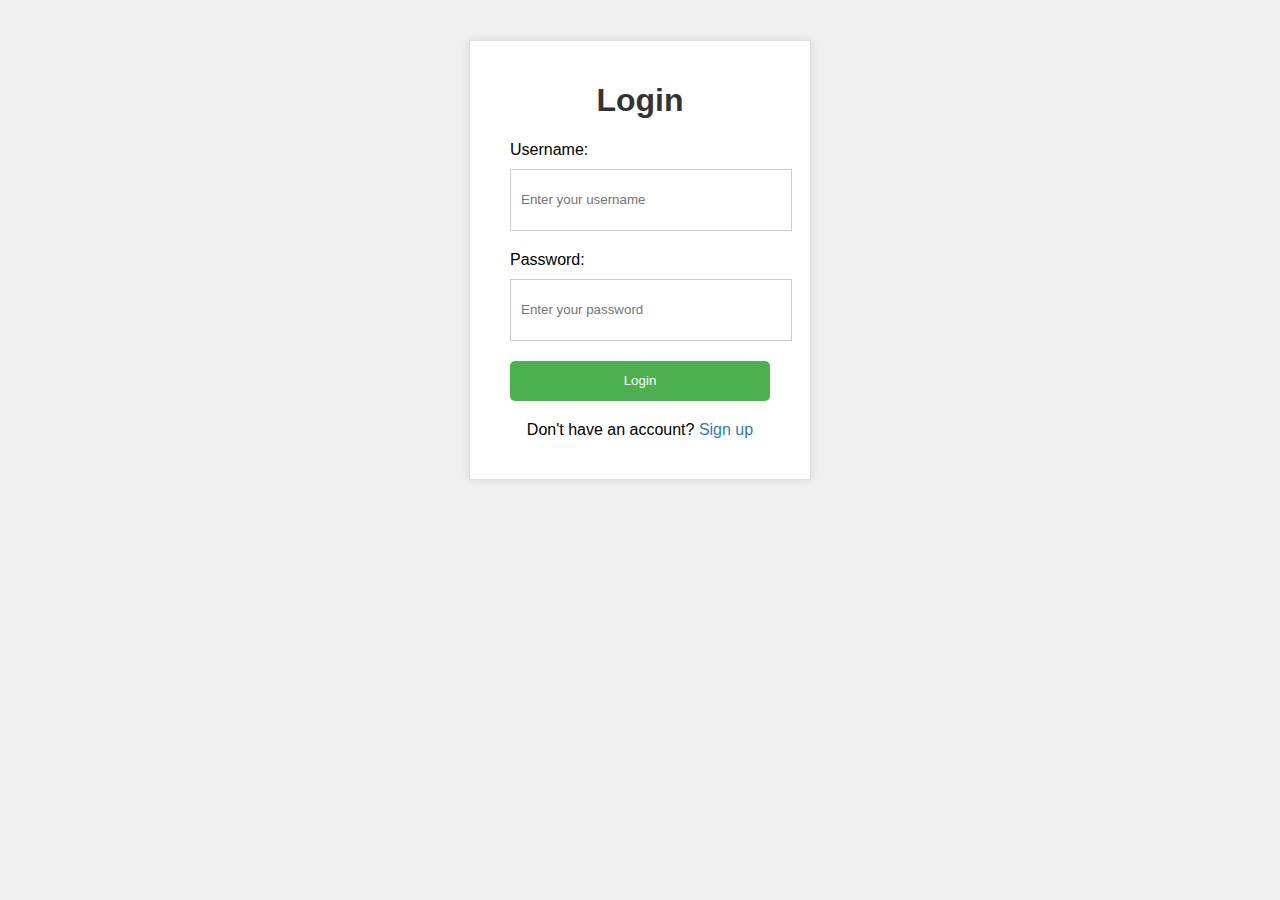
<file: .vscode/index.html>
<!DOCTYPE html>
<html>
<head>
  <title>Login Page</title>
  <link rel="stylesheet" href="style.css">
</head>
<body>
  <div class="container">
    <div class="login-form">
      <h1>Login</h1>
      <form>
        <label for="username">Username:</label>
        <input type="text" id="username" name="username" placeholder="Enter your username">
        <label for="password">Password:</label>
        <input type="password" id="password" name="password" placeholder="Enter your password">
        <input type="submit" value="Login">
        <p>Don't have an account? <a href="https://www.linkedin.com/feed/">Sign up</a></p>
      </form>
    </div>
  </div>
  <script src="script.js"></script>
</body>
</html>
</file>
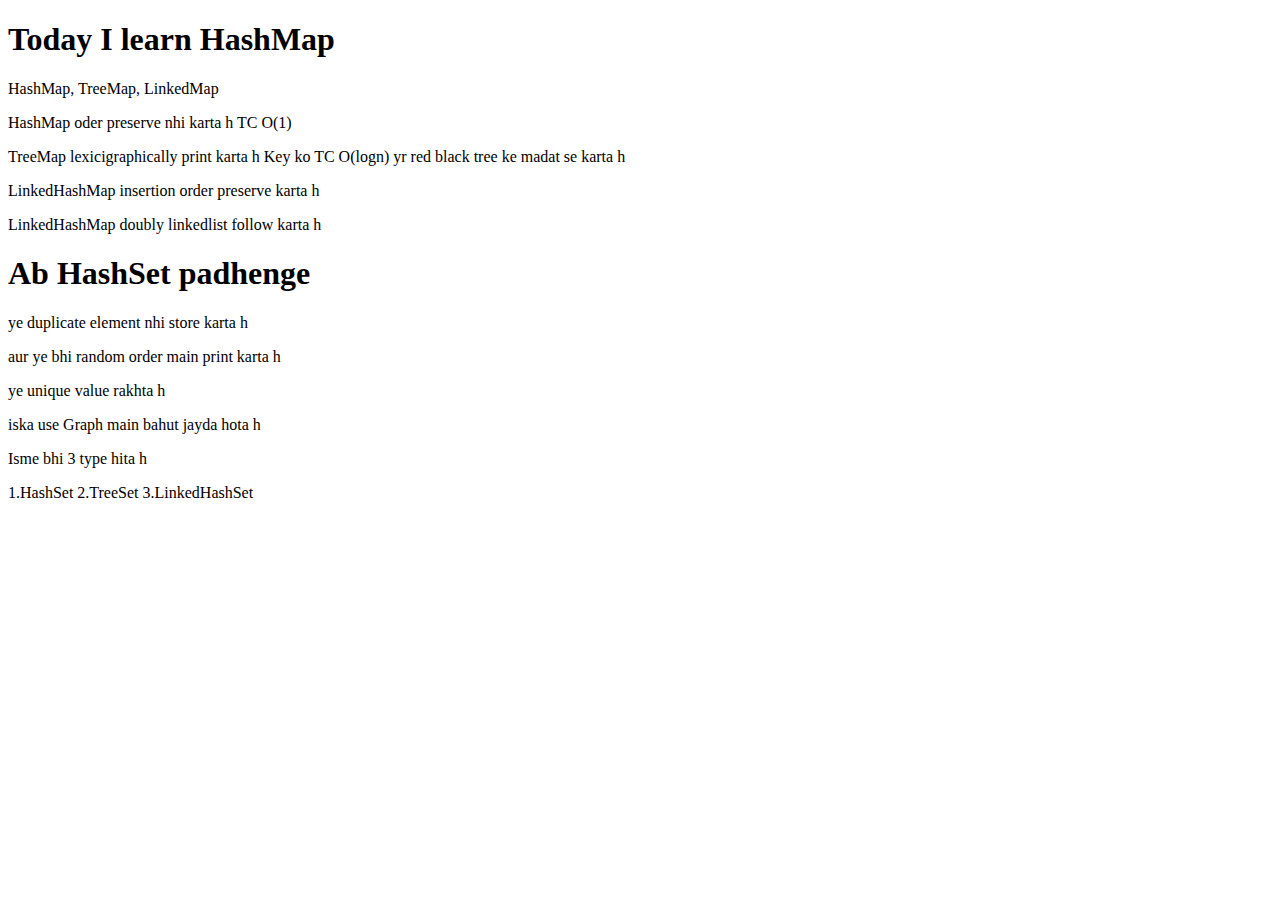
<file: Hash/hash.html>
<!DOCTYPE html>
<html lang="en">
<head>
    <meta charset="UTF-8">
    <meta name="viewport" content="width=device-width, initial-scale=1.0">
    <title>HASHMAP</title>
</head>
<body>
    <h1>Today I learn HashMap</h1>
    <p>HashMap, TreeMap, LinkedMap</p>
    <p>HashMap oder preserve nhi karta h TC O(1)</p>
    <p>TreeMap lexicigraphically print karta h Key ko  TC O(logn)  yr red black tree ke madat se karta h</p>
    <p>LinkedHashMap insertion order preserve karta h</p>
    <p>LinkedHashMap doubly linkedlist follow karta h </p>


    <h1>Ab HashSet padhenge</h1>
    <p>ye duplicate element nhi store karta h</p>
    <p>aur ye bhi random order main print karta h</p>
    <p>ye unique value rakhta h</p>
    <p>iska use Graph main bahut jayda hota h</p>
    <p>Isme bhi 3 type hita h</p>
    <p> 1.HashSet 
        2.TreeSet
        3.LinkedHashSet
    </p>
</body>
</html>
</file>
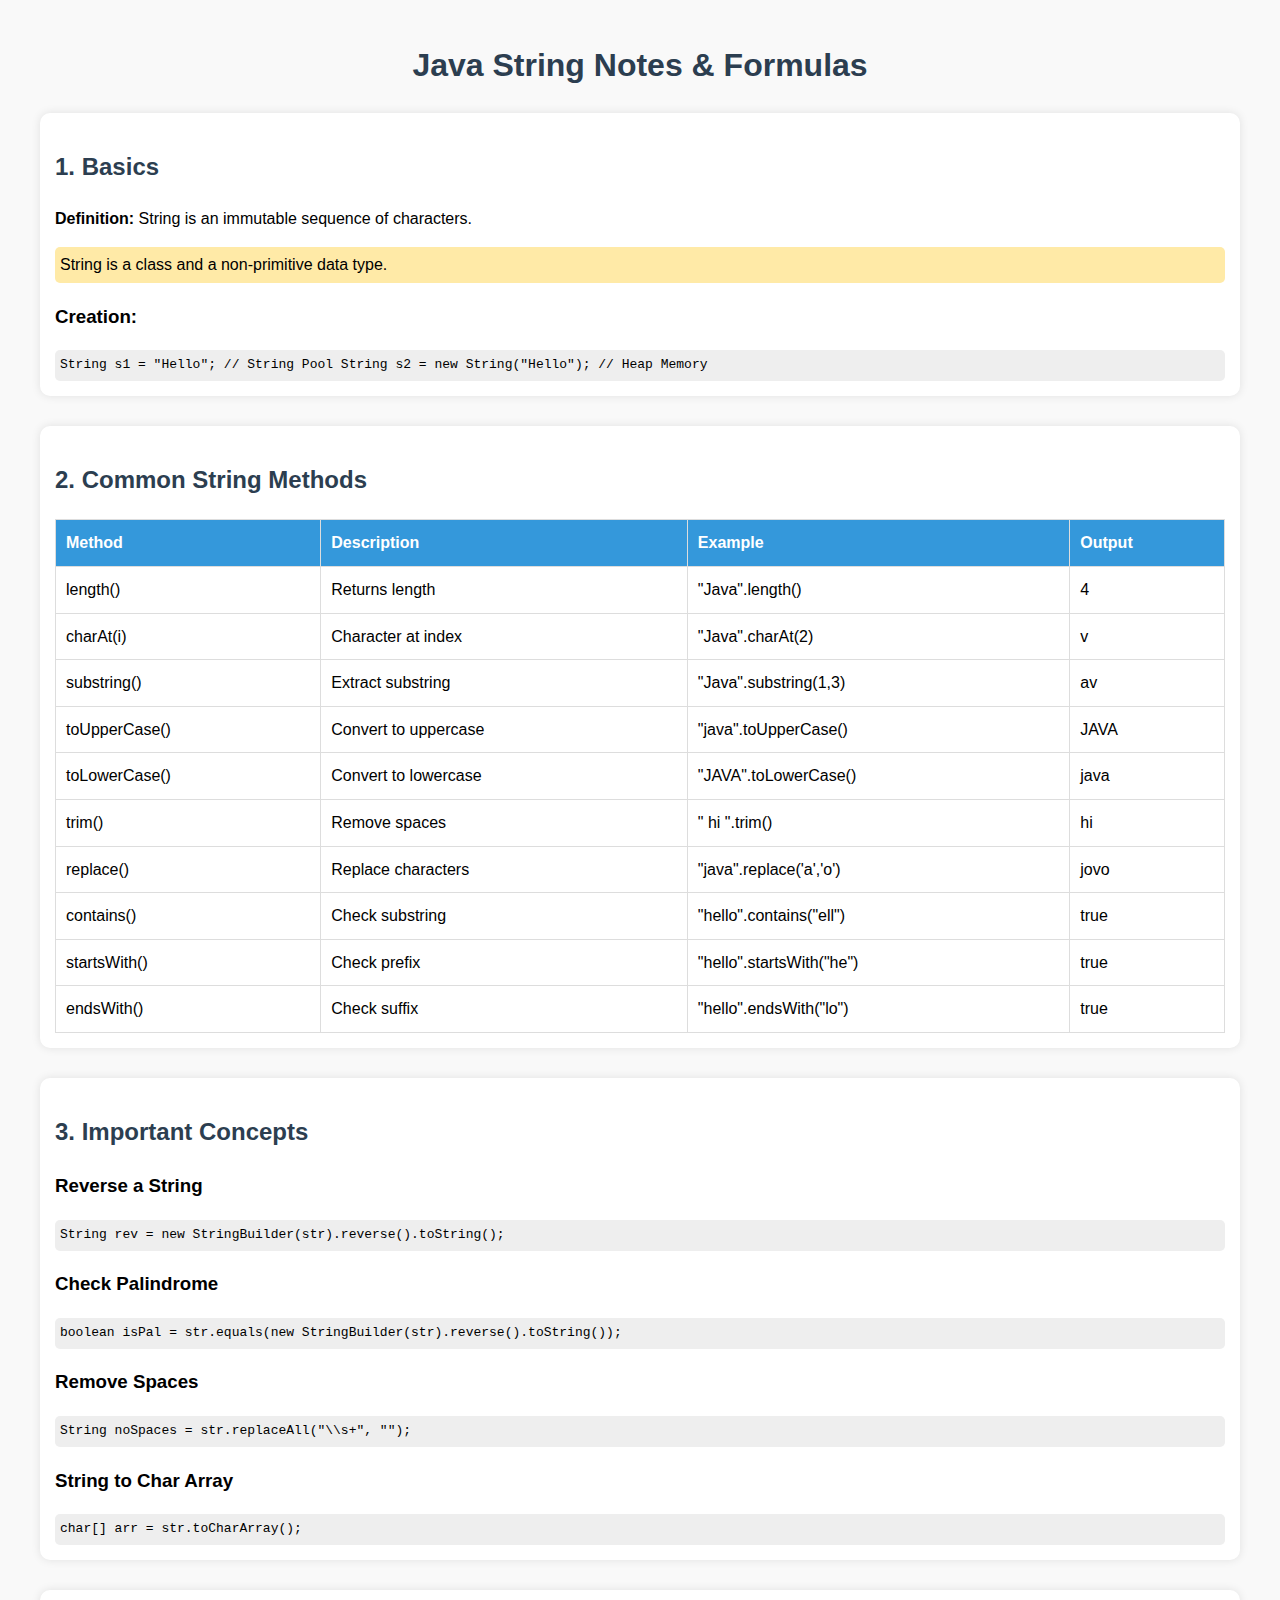
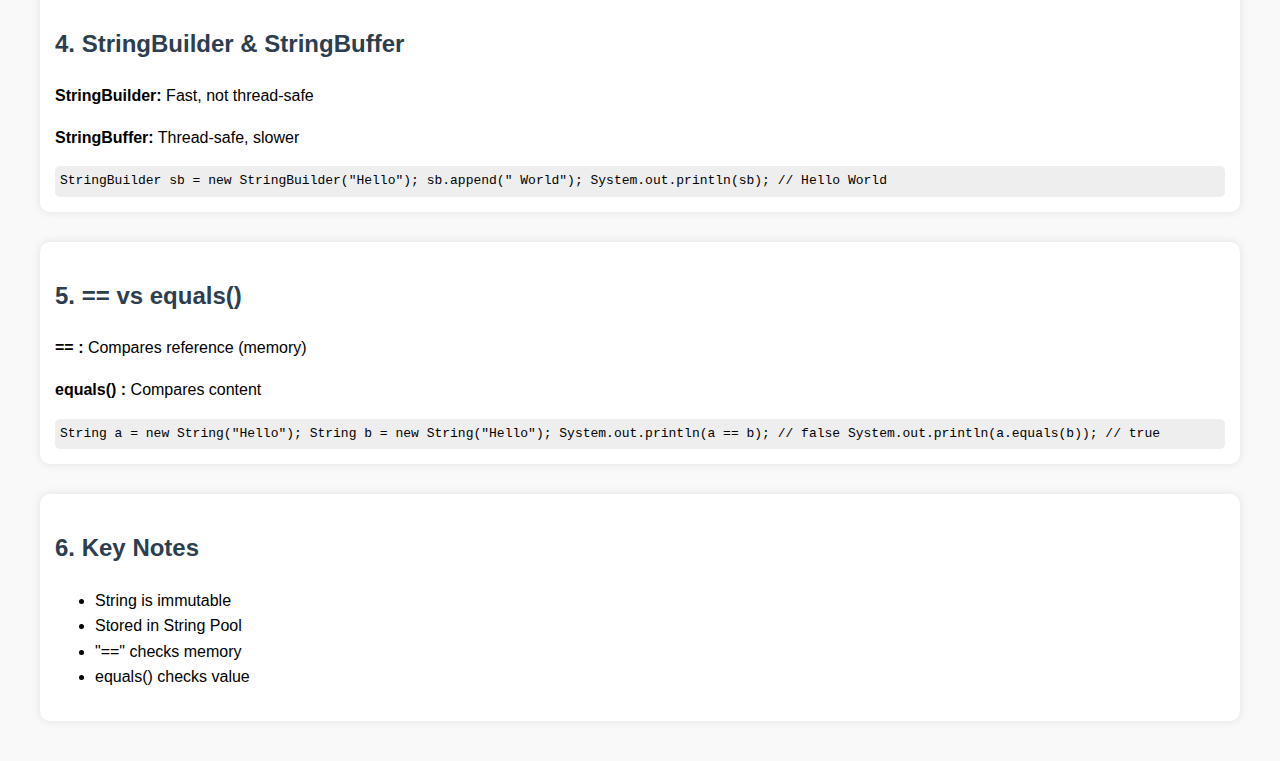
<file: String/string.html>
<!DOCTYPE html>
<html lang="en">
<head>
  <meta charset="UTF-8">
  <title>Java String Notes</title>
  <style>
    body {
      font-family: Arial, sans-serif;
      margin: 40px;
      line-height: 1.6;
      background-color: #f9f9f9;
    }
    h1, h2 {
      color: #2c3e50;
    }
    h1 {
      text-align: center;
    }
    .section {
      margin-bottom: 30px;
      padding: 15px;
      background: #ffffff;
      border-radius: 10px;
      box-shadow: 0 0 10px rgba(0,0,0,0.1);
    }
    code {
      background: #eee;
      padding: 5px;
      display: block;
      border-radius: 5px;
      margin-top: 5px;
    }
    table {
      width: 100%;
      border-collapse: collapse;
      margin-top: 10px;
    }
    table, th, td {
      border: 1px solid #ddd;
    }
    th {
      background-color: #3498db;
      color: white;
    }
    th, td {
      padding: 10px;
      text-align: left;
    }
    .highlight {
      background: #ffeaa7;
      padding: 5px;
      border-radius: 5px;
    }
  </style>
</head>

<body>

<h1>Java String Notes & Formulas</h1>

<div class="section">
  <h2>1. Basics</h2>
  <p><strong>Definition:</strong> String is an immutable sequence of characters.</p>
  <p class="highlight">String is a class and a non-primitive data type.</p>

  <h3>Creation:</h3>
  <code>
String s1 = "Hello";              // String Pool  
String s2 = new String("Hello");  // Heap Memory
  </code>
</div>

<div class="section">
  <h2>2. Common String Methods</h2>
  <table>
    <tr>
      <th>Method</th>
      <th>Description</th>
      <th>Example</th>
      <th>Output</th>
    </tr>
    <tr><td>length()</td><td>Returns length</td><td>"Java".length()</td><td>4</td></tr>
    <tr><td>charAt(i)</td><td>Character at index</td><td>"Java".charAt(2)</td><td>v</td></tr>
    <tr><td>substring()</td><td>Extract substring</td><td>"Java".substring(1,3)</td><td>av</td></tr>
    <tr><td>toUpperCase()</td><td>Convert to uppercase</td><td>"java".toUpperCase()</td><td>JAVA</td></tr>
    <tr><td>toLowerCase()</td><td>Convert to lowercase</td><td>"JAVA".toLowerCase()</td><td>java</td></tr>
    <tr><td>trim()</td><td>Remove spaces</td><td>" hi ".trim()</td><td>hi</td></tr>
    <tr><td>replace()</td><td>Replace characters</td><td>"java".replace('a','o')</td><td>jovo</td></tr>
    <tr><td>contains()</td><td>Check substring</td><td>"hello".contains("ell")</td><td>true</td></tr>
    <tr><td>startsWith()</td><td>Check prefix</td><td>"hello".startsWith("he")</td><td>true</td></tr>
    <tr><td>endsWith()</td><td>Check suffix</td><td>"hello".endsWith("lo")</td><td>true</td></tr>
  </table>
</div>

<div class="section">
  <h2>3. Important Concepts</h2>

  <h3>Reverse a String</h3>
  <code>
String rev = new StringBuilder(str).reverse().toString();
  </code>

  <h3>Check Palindrome</h3>
  <code>
boolean isPal = str.equals(new StringBuilder(str).reverse().toString());
  </code>

  <h3>Remove Spaces</h3>
  <code>
String noSpaces = str.replaceAll("\\s+", "");
  </code>

  <h3>String to Char Array</h3>
  <code>
char[] arr = str.toCharArray();
  </code>
</div>

<div class="section">
  <h2>4. StringBuilder & StringBuffer</h2>
  <p><strong>StringBuilder:</strong> Fast, not thread-safe</p>
  <p><strong>StringBuffer:</strong> Thread-safe, slower</p>

  <code>
StringBuilder sb = new StringBuilder("Hello");
sb.append(" World");
System.out.println(sb); // Hello World
  </code>
</div>

<div class="section">
  <h2>5. == vs equals()</h2>

  <p><strong>== :</strong> Compares reference (memory)</p>
  <p><strong>equals() :</strong> Compares content</p>

  <code>
String a = new String("Hello");
String b = new String("Hello");

System.out.println(a == b);       // false
System.out.println(a.equals(b));  // true
  </code>
</div>

<div class="section">
  <h2>6. Key Notes</h2>
  <ul>
    <li>String is immutable</li>
    <li>Stored in String Pool</li>
    <li>"==" checks memory</li>
    <li>equals() checks value</li>
  </ul>
</div>

</body>
</html>
</file>
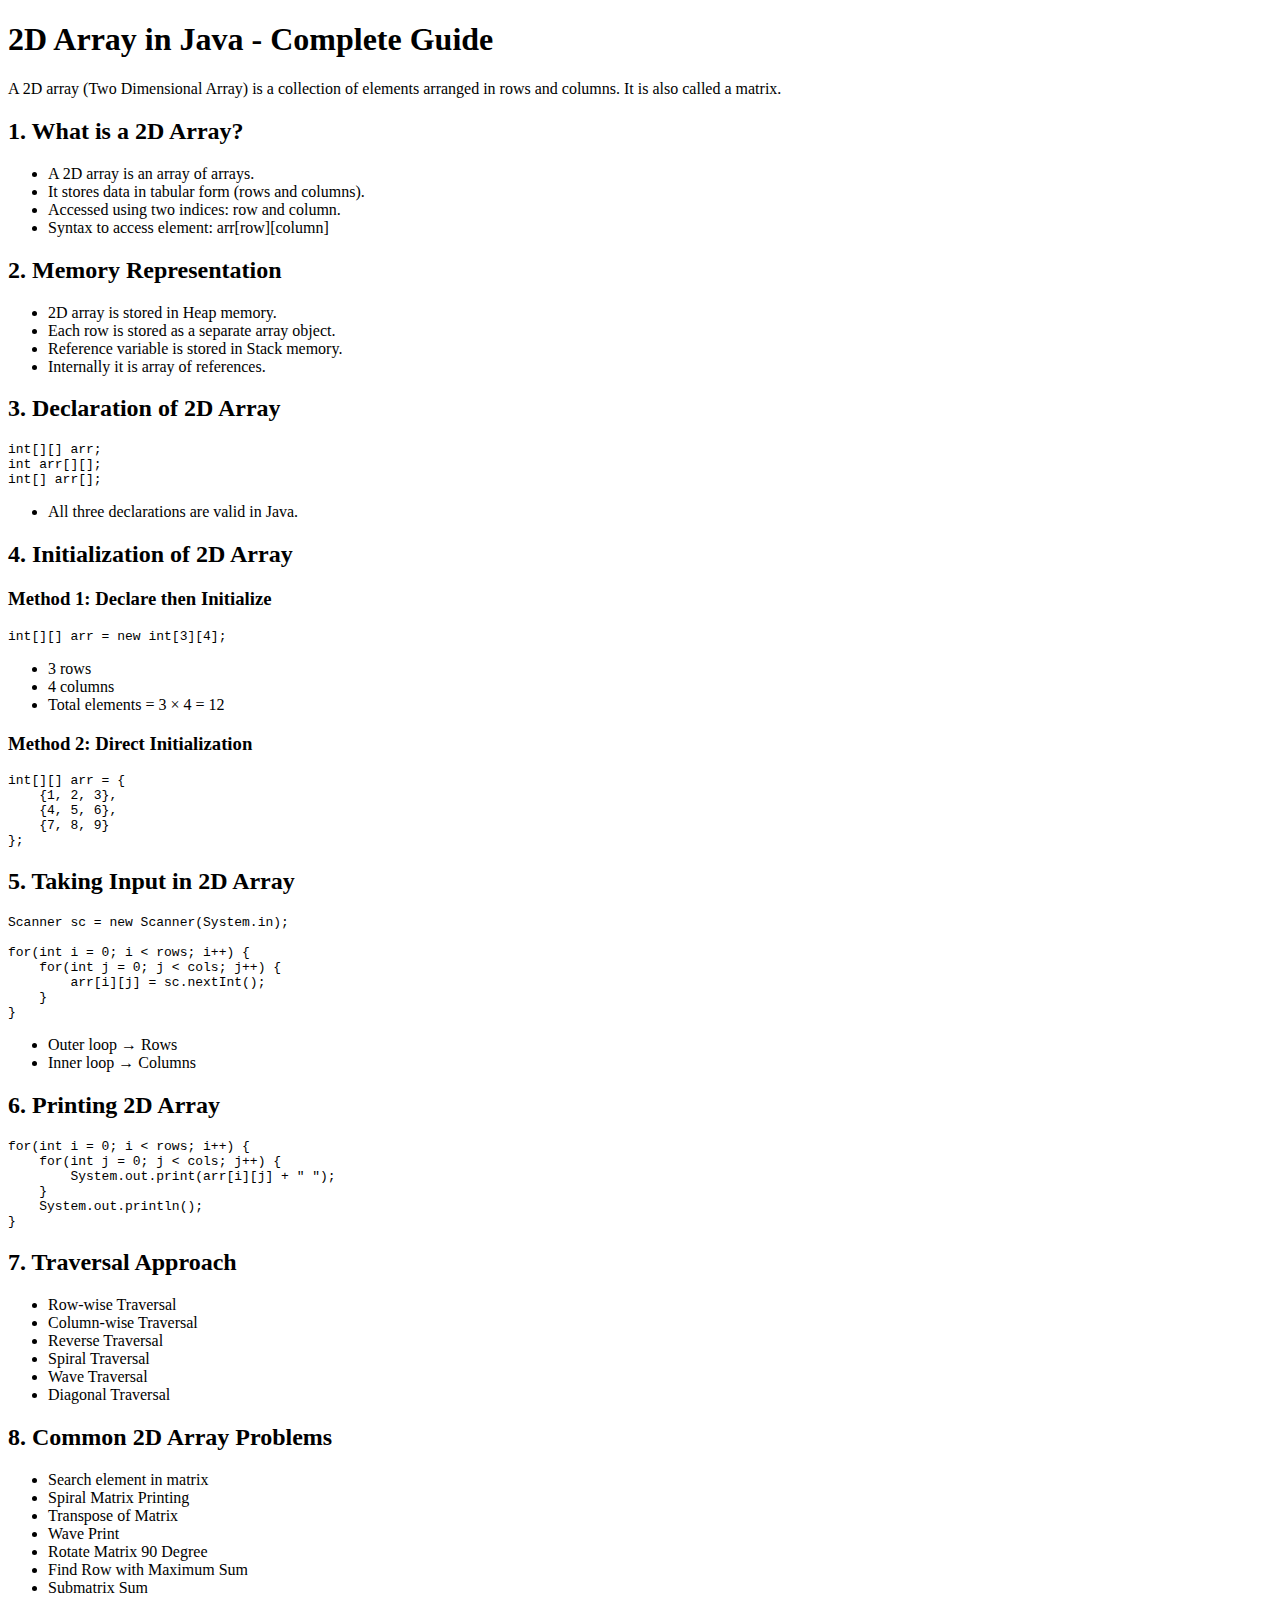
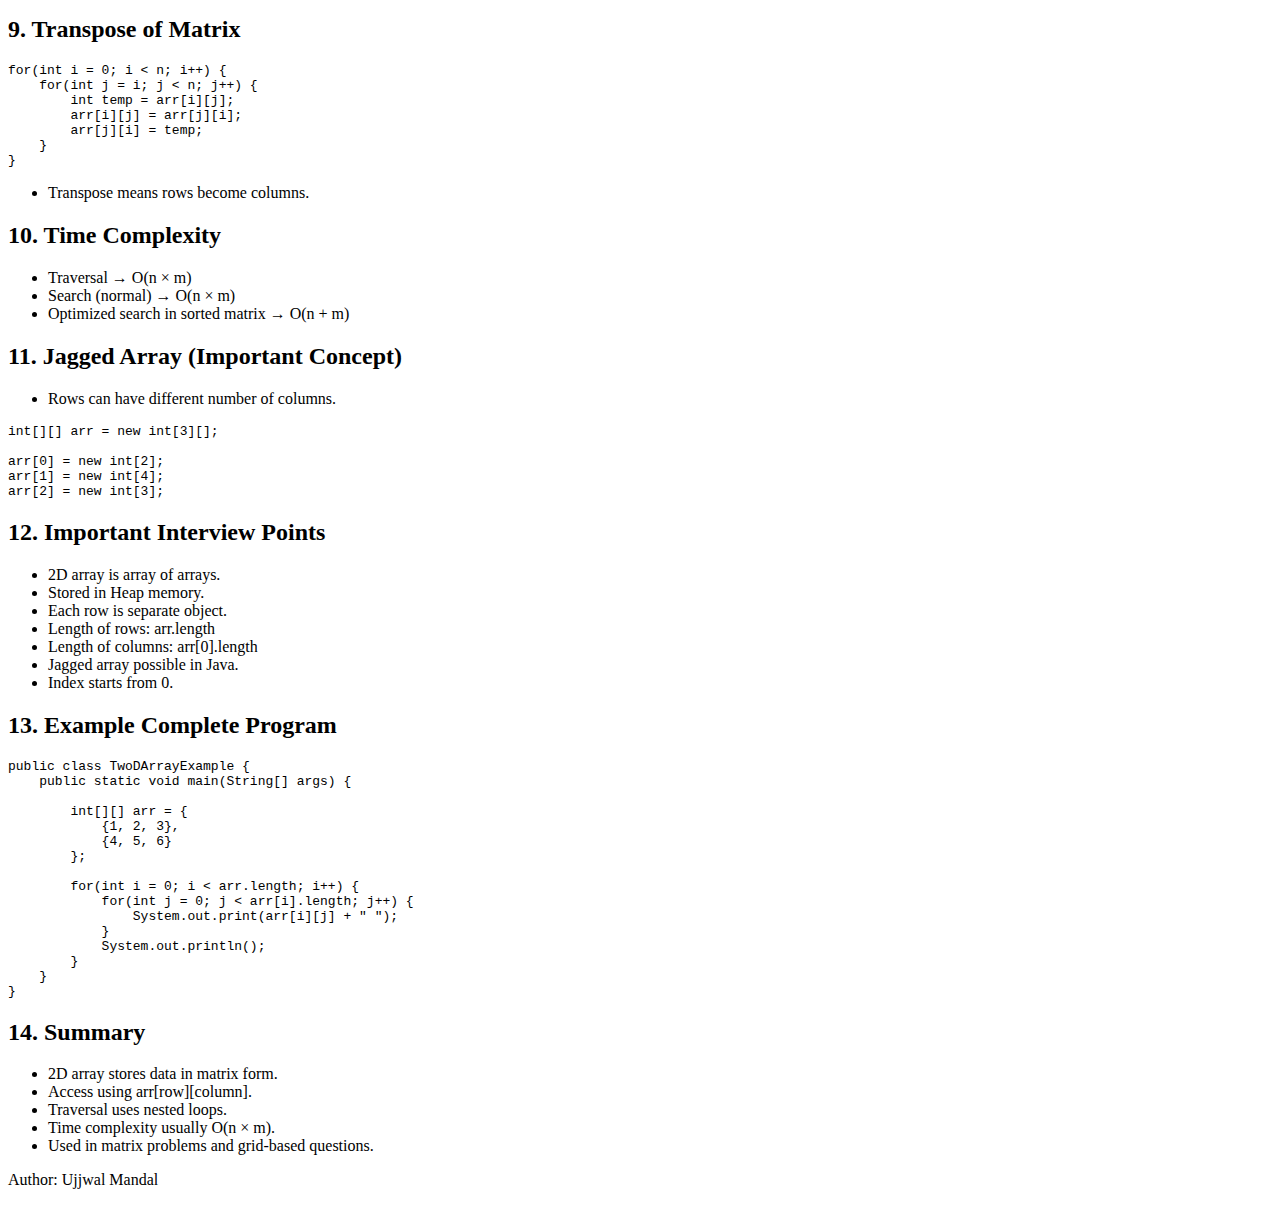
<file: TwoD_Array/TwoD.html>
<!DOCTYPE html>
<html lang="en">
<head>
    <meta charset="UTF-8">
    <title>2D Array in Java - Complete Concept</title>
</head>
<body>

<h1>2D Array in Java - Complete Guide</h1>

<p>
A 2D array (Two Dimensional Array) is a collection of elements arranged 
in rows and columns. It is also called a matrix.
</p>

<h2>1. What is a 2D Array?</h2>
<ul>
    <li>A 2D array is an array of arrays.</li>
    <li>It stores data in tabular form (rows and columns).</li>
    <li>Accessed using two indices: row and column.</li>
    <li>Syntax to access element: arr[row][column]</li>
</ul>

<h2>2. Memory Representation</h2>
<ul>
    <li>2D array is stored in Heap memory.</li>
    <li>Each row is stored as a separate array object.</li>
    <li>Reference variable is stored in Stack memory.</li>
    <li>Internally it is array of references.</li>
</ul>

<h2>3. Declaration of 2D Array</h2>

<pre>
int[][] arr;
int arr[][];
int[] arr[];
</pre>

<ul>
    <li>All three declarations are valid in Java.</li>
</ul>

<h2>4. Initialization of 2D Array</h2>

<h3>Method 1: Declare then Initialize</h3>

<pre>
int[][] arr = new int[3][4];
</pre>

<ul>
    <li>3 rows</li>
    <li>4 columns</li>
    <li>Total elements = 3 × 4 = 12</li>
</ul>

<h3>Method 2: Direct Initialization</h3>

<pre>
int[][] arr = {
    {1, 2, 3},
    {4, 5, 6},
    {7, 8, 9}
};
</pre>

<h2>5. Taking Input in 2D Array</h2>

<pre>
Scanner sc = new Scanner(System.in);

for(int i = 0; i < rows; i++) {
    for(int j = 0; j < cols; j++) {
        arr[i][j] = sc.nextInt();
    }
}
</pre>

<ul>
    <li>Outer loop → Rows</li>
    <li>Inner loop → Columns</li>
</ul>

<h2>6. Printing 2D Array</h2>

<pre>
for(int i = 0; i < rows; i++) {
    for(int j = 0; j < cols; j++) {
        System.out.print(arr[i][j] + " ");
    }
    System.out.println();
}
</pre>

<h2>7. Traversal Approach</h2>

<ul>
    <li>Row-wise Traversal</li>
    <li>Column-wise Traversal</li>
    <li>Reverse Traversal</li>
    <li>Spiral Traversal</li>
    <li>Wave Traversal</li>
    <li>Diagonal Traversal</li>
</ul>

<h2>8. Common 2D Array Problems</h2>

<ul>
    <li>Search element in matrix</li>
    <li>Spiral Matrix Printing</li>
    <li>Transpose of Matrix</li>
    <li>Wave Print</li>
    <li>Rotate Matrix 90 Degree</li>
    <li>Find Row with Maximum Sum</li>
    <li>Submatrix Sum</li>
</ul>

<h2>9. Transpose of Matrix</h2>

<pre>
for(int i = 0; i < n; i++) {
    for(int j = i; j < n; j++) {
        int temp = arr[i][j];
        arr[i][j] = arr[j][i];
        arr[j][i] = temp;
    }
}
</pre>

<ul>
    <li>Transpose means rows become columns.</li>
</ul>

<h2>10. Time Complexity</h2>

<ul>
    <li>Traversal → O(n × m)</li>
    <li>Search (normal) → O(n × m)</li>
    <li>Optimized search in sorted matrix → O(n + m)</li>
</ul>

<h2>11. Jagged Array (Important Concept)</h2>

<ul>
    <li>Rows can have different number of columns.</li>
</ul>

<pre>
int[][] arr = new int[3][];

arr[0] = new int[2];
arr[1] = new int[4];
arr[2] = new int[3];
</pre>

<h2>12. Important Interview Points</h2>

<ul>
    <li>2D array is array of arrays.</li>
    <li>Stored in Heap memory.</li>
    <li>Each row is separate object.</li>
    <li>Length of rows: arr.length</li>
    <li>Length of columns: arr[0].length</li>
    <li>Jagged array possible in Java.</li>
    <li>Index starts from 0.</li>
</ul>

<h2>13. Example Complete Program</h2>

<pre>
public class TwoDArrayExample {
    public static void main(String[] args) {

        int[][] arr = {
            {1, 2, 3},
            {4, 5, 6}
        };

        for(int i = 0; i < arr.length; i++) {
            for(int j = 0; j < arr[i].length; j++) {
                System.out.print(arr[i][j] + " ");
            }
            System.out.println();
        }
    }
}
</pre>

<h2>14. Summary</h2>

<ul>
    <li>2D array stores data in matrix form.</li>
    <li>Access using arr[row][column].</li>
    <li>Traversal uses nested loops.</li>
    <li>Time complexity usually O(n × m).</li>
    <li>Used in matrix problems and grid-based questions.</li>
</ul>

<footer>
    <p>Author: Ujjwal Mandal</p>
</footer>

</body>
</html>
</file>
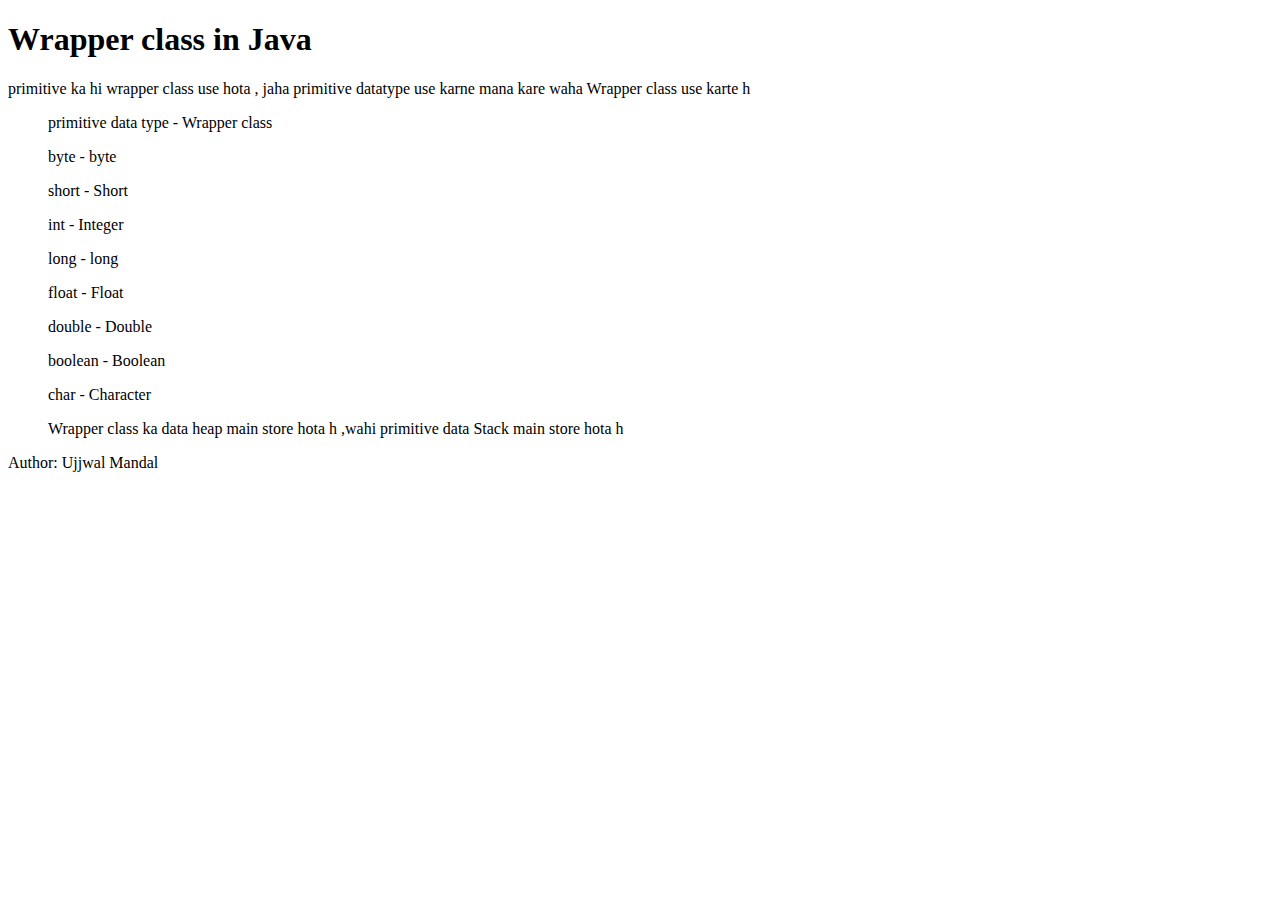
<file: WrapperClass/Basic.html>
<!DOCTYPE html>
<html lang="en">
<head>
    <meta charset="UTF-8">
    <meta name="viewport" content="width=device-width, initial-scale=1.0">
    <title>Wrapper Class</title>
</head>
<body>
    <h1>Wrapper class in Java</h1>
    <p>primitive ka hi wrapper class use hota , jaha primitive datatype use karne mana kare waha Wrapper class use karte h</p>
    <ol>
        <p>primitive data type - Wrapper class</p>
        <p>byte - byte</p>
        <p>short - Short</p>
        <p>int - Integer</p>
        <p>long - long</p>
        <p>float - Float</p>
        <p>double - Double</p>
        <p>boolean - Boolean</p> 
        <p>char - Character</p>
    </ol>
    <ol>
        <p>Wrapper class ka data heap main store hota h ,wahi primitive data Stack main store hota h</p>

    </ol>

    <footer>
        Author: Ujjwal Mandal
    </footer>
</body>
</html>
</file>
<file: .vscode/style.css>
body {
    font-family: Arial, sans-serif;
    background-color: #f0f0f0;
  }
  
  .container {
    max-width: 300px;
    margin: 40px auto;
    padding: 20px;
    background-color: #fff;
    border: 1px solid #ddd;
    box-shadow: 0 0 10px rgba(0, 0, 0, 0.1);
  }
  
  .login-form {
    margin: 20px;
  }
  
  h1 {
    text-align: center;
    color: #333;
  }
  
  label {
    display: block;
    margin-bottom: 10px;
  }
  
  input[type="text"], input[type="password"] {
    width: 100%;
    height: 40px;
    margin-bottom: 20px;
    padding: 10px;
    border: 1px solid #ccc;
  }
  
  input[type="submit"] {
    width: 100%;
    height: 40px;
    background-color: #4CAF50;
    color: #fff;
    padding: 10px;
    border: none;
    border-radius: 5px;
    cursor: pointer;
  }
  
  input[type="submit"]:hover {
    background-color: #3e8e41;
  }
  
  p {
    text-align: center;
    margin-top: 20px;
  }
  
  a {
    text-decoration: none;
    color: #337ab7;
  }
  
  a:hover {
    color: #23527c;
  }
</file>
